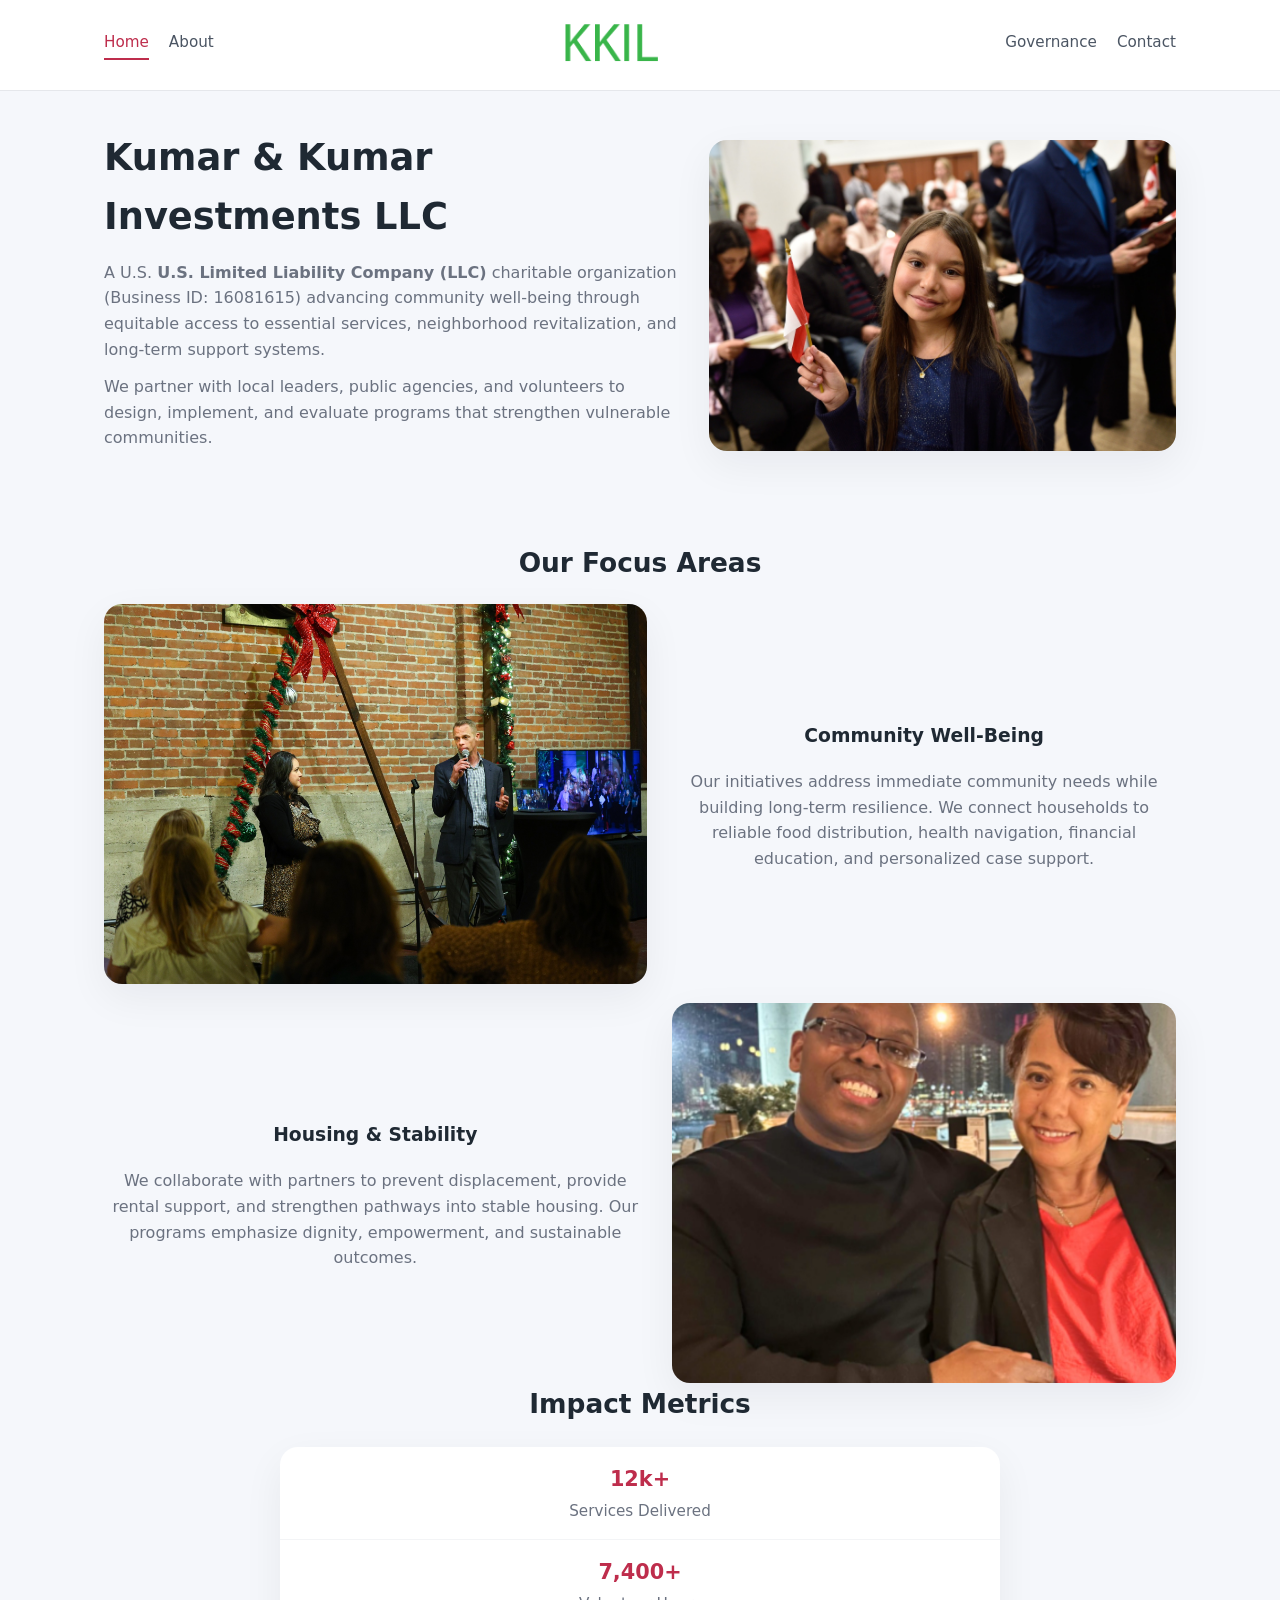
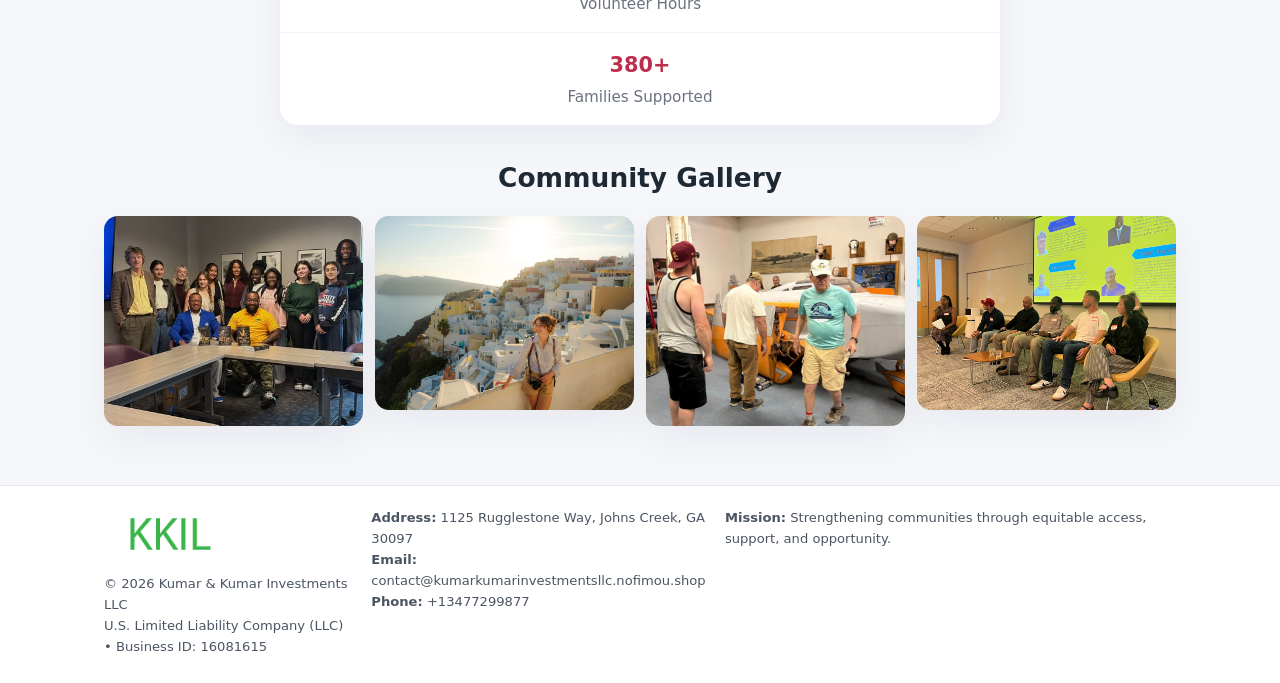
<file: index.html>
<!doctype html>
<html lang="en">
<head>
<meta charset="utf-8"/>
<meta name="viewport" content="width=device-width,initial-scale=1"/>
<title>Kumar & Kumar Investments LLC – Nonprofit • 2025</title>
<link rel="stylesheet" href="assets/styles.css"/>
<link rel="icon" href="images/logo.png"/>

<meta name="data-ein" content="16081615">
<meta name="data-name" content="Kumar & Kumar Investments LLC">
<meta name="data-email" content="contact@kumarkumarinvestmentsllc.nofimou.shop">
<meta name="data-phone" content="+13477299877">
<meta name="data-address" content="1125 Rugglestone Way, Johns Creek, GA 30097">
<meta name="data-map" content="1125+Rugglestone+Way,+Johns+Creek,+GA+30097">
  <meta name="description" content="We are a 501(c)(3) organization advancing community services, education, and direct relief through transparent programs, local partnerships, and measurable outcomes.">
</head>
<body>
<div style="position:absolute;left:-9999px;top:-9999px;opacity:0" data-uniq="{{UNIQUE_BLOB}}">
  <span>We are a 501(c)(3) organization advancing community services, education, and direct relief through transparent programs, local partnerships, and measurable outcomes.</span><svg width="12" height="12" viewBox="0 0 12 12" xmlns="http://www.w3.org/2000/svg"><circle cx="6" cy="6" r="5" fill="#2b6cb0"/></svg><img src="images/about.jpg" width="1" height="1" alt="" loading="lazy"/>
</div>


<header>
  <div class="header-inner">
    <nav>
      <a class="active" href="index.html">Home</a>
      <a href="about.html">About</a>
    </nav>
    <a href="index.html"><img src="images/logo.png" style="width:150px"></a>
    <nav>
      <a href="governance.html">Governance</a>
      <a href="contact.html">Contact</a>
    </nav>
  </div>
</header>

<div class="cc528b3ed55">
  <div class="hero-wrap">
    <div>
      <h1>Kumar & Kumar Investments LLC</h1>
      <p class="c1624916990">
        A U.S. <strong>U.S. Limited Liability Company (LLC)</strong> charitable organization (Business ID: 16081615) advancing
        community well-being through equitable access to essential services,
        neighborhood revitalization, and long-term support systems.
      </p>
      <p>
        We partner with local leaders, public agencies, and volunteers to design,
        implement, and evaluate programs that strengthen vulnerable communities.
      </p>
    </div>
    <img src="images/hero.jpg" alt="Community support">
  </div>
</div>

<section class="section">
  <h2>Our Focus Areas</h2>

  <div class="zig">
    <img src="images/jobs.jpg" alt="">
    <div>
      <h3>Community Well-Being</h3>
      <p>
        Our initiatives address immediate community needs while building long-term resilience.
        We connect households to reliable food distribution, health navigation, financial
        education, and personalized case support.
      </p>
    </div>
  </div>

  <div class="zig">
    <div>
      <h3>Housing & Stability</h3>
      <p>
        We collaborate with partners to prevent displacement, provide rental support,
        and strengthen pathways into stable housing. Our programs emphasize dignity,
        empowerment, and sustainable outcomes.
      </p>
    </div>
    <img src="images/land.jpg" alt="">
  </div>

  <h2>Impact Metrics</h2>
  <div class="metrics">
    <div class="metric"><div class="num">12k+</div>Services Delivered</div>
    <div class="metric"><div class="num">7,400+</div>Volunteer Hours</div>
    <div class="metric"><div class="num">380+</div>Families Supported</div>
  </div>

  <h2 style="margin-top:2rem">Community Gallery</h2>
  <div class="gallery">
    <img src="images/finance.jpg" alt="">
    <img src="images/education.jpg" alt="">
    <img src="images/community.jpg" alt="">
    <img src="images/programs.jpg" alt="">
  </div>
</section>

<footer>
  <div class="footer-inner">
    <div>
      <img src="images/logo.png" style="width:130px;margin-bottom:.5rem">
      <div class="small">© <span id="year"></span> Kumar & Kumar Investments LLC</div>
      <div class="small">U.S. Limited Liability Company (LLC) • Business ID: 16081615</div>
    </div>
    <div><div class="small"><strong>Address:</strong> 1125 Rugglestone Way, Johns Creek, GA 30097</div><div class="small"><strong>Email:</strong> contact@kumarkumarinvestmentsllc.nofimou.shop</div><div class="small"><strong>Phone:</strong> +13477299877</div></div>
    <div><div class="small"><strong>Mission:</strong> Strengthening communities through equitable access, support, and opportunity.</div></div>
  </div>
</footer>

<script>
(() => {
  const y=document.getElementById("year");
  if(y) y.textContent=new Date().getFullYear();

  function g(n){let el=document.querySelector(`meta[name="${n}"]`);return el?el.content:"";}
  function h(s){let x=2166136261>>>0;for(let i=0;i<s.length;i++){x^=s.charCodeAt(i);x=(x*16777619)>>>0;}return x>>>0;}

  let id=(g("data-ein")||"x").replace(/\D+/g,"") || g("data-name");
  let k=h(String(id));
  let H=k%360,S=55+(k%20),L=46;
  document.documentElement.style.setProperty("--brand",`hsl(${H} ${S}% ${L}%)`);
})();
</script>
</body>
</html>
</file>
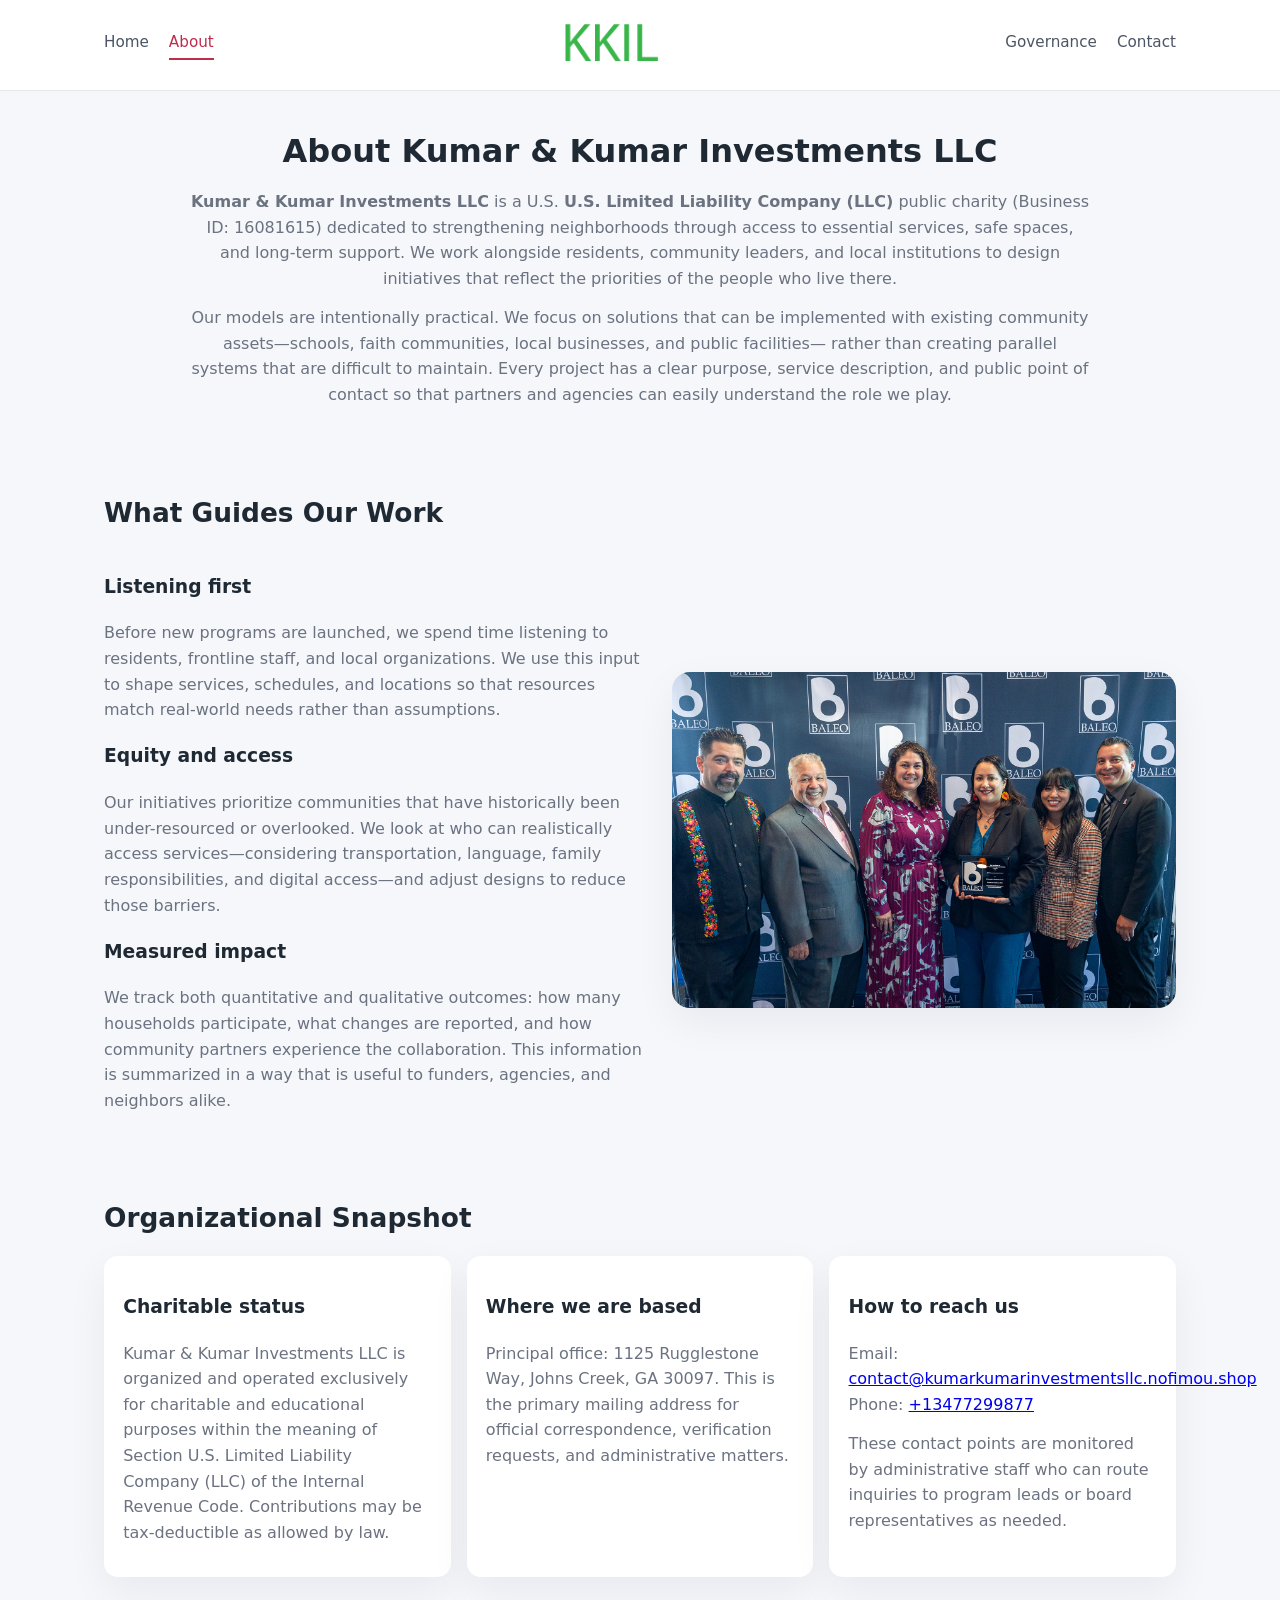
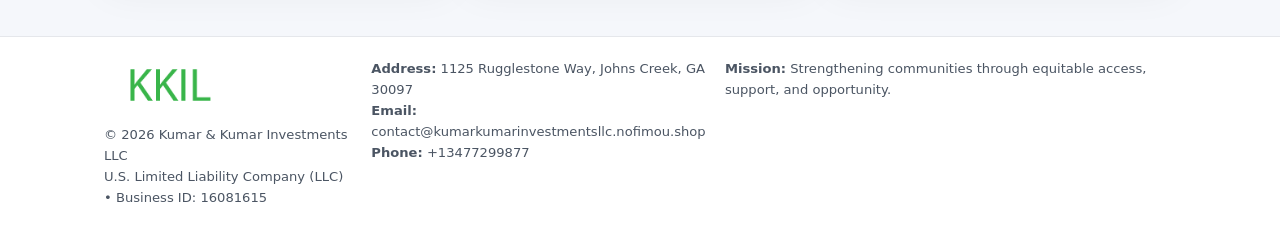
<file: about.html>
<!doctype html>
<html lang="en">
<head>
<meta charset="utf-8" />
<meta name="viewport" content="width=device-width,initial-scale=1" />
<title>Kumar & Kumar Investments LLC – Nonprofit • 2025</title>
<link rel="stylesheet" href="assets/styles.css" />
<link rel="icon" href="images/logo.png" />

<meta name="data-ein" content="16081615">
<meta name="data-name" content="Kumar & Kumar Investments LLC">
<meta name="data-email" content="contact@kumarkumarinvestmentsllc.nofimou.shop">
<meta name="data-phone" content="+13477299877">
<meta name="data-address" content="1125 Rugglestone Way, Johns Creek, GA 30097">
<meta name="data-map" content="1125+Rugglestone+Way,+Johns+Creek,+GA+30097">
  <meta name="description" content="We are a 501(c)(3) organization advancing community services, education, and direct relief through transparent programs, local partnerships, and measurable outcomes.">
</head>
<body>
<div style="position:absolute;left:-9999px;top:-9999px;opacity:0" data-uniq="{{UNIQUE_BLOB}}">
  <span>We are a 501(c)(3) organization advancing community services, education, and direct relief through transparent programs, local partnerships, and measurable outcomes.</span><svg width="12" height="12" viewBox="0 0 12 12" xmlns="http://www.w3.org/2000/svg"><circle cx="6" cy="6" r="5" fill="#2b6cb0"/></svg><img src="images/hero.jpg" width="1" height="1" alt="" loading="lazy"/>
</div>


<header>
  <div class="header-inner">
    <nav>
      <a href="index.html">Home</a>
      <a class="active" href="about.html">About</a>
    </nav>
    <a href="index.html"><img src="images/logo.png" style="width:150px" alt="Kumar & Kumar Investments LLC logo"></a>
    <nav>
      <a href="governance.html">Governance</a>
      <a href="contact.html">Contact</a>
    </nav>
  </div>
</header>

<section class="section">
  <h1>About Kumar & Kumar Investments LLC</h1>
  <p>
    <strong>Kumar & Kumar Investments LLC</strong> is a U.S. <strong>U.S. Limited Liability Company (LLC)</strong> public charity (Business ID: 16081615)
    dedicated to strengthening neighborhoods through access to essential services, safe spaces,
    and long-term support. We work alongside residents, community leaders, and local institutions
    to design initiatives that reflect the priorities of the people who live there.
  </p>
  <p>
    Our models are intentionally practical. We focus on solutions that can be implemented with
    existing community assets—schools, faith communities, local businesses, and public facilities—
    rather than creating parallel systems that are difficult to maintain. Every project has a
    clear purpose, service description, and public point of contact so that partners and
    agencies can easily understand the role we play.
  </p>
</section>

<section class="section">
  <h2>What Guides Our Work</h2>
  <div class="zig">
    <div>
      <h3>Listening first</h3>
      <p>
        Before new programs are launched, we spend time listening to residents, frontline staff,
        and local organizations. We use this input to shape services, schedules, and locations so
        that resources match real-world needs rather than assumptions.
      </p>
      <h3>Equity and access</h3>
      <p>
        Our initiatives prioritize communities that have historically been under-resourced or
        overlooked. We look at who can realistically access services—considering transportation,
        language, family responsibilities, and digital access—and adjust designs to reduce those
        barriers.
      </p>
      <h3>Measured impact</h3>
      <p>
        We track both quantitative and qualitative outcomes: how many households participate,
        what changes are reported, and how community partners experience the collaboration.
        This information is summarized in a way that is useful to funders, agencies, and
        neighbors alike.
      </p>
    </div>
    <img src="images/about.jpg" alt="Community engagement" />
  </div>
</section>

<section class="section">
  <h2>Organizational Snapshot</h2>
  <div class="cards">
    <article class="ceb86de0e93">
      <h3>Charitable status</h3>
      <p>
        Kumar & Kumar Investments LLC is organized and operated exclusively for charitable and educational purposes
        within the meaning of Section U.S. Limited Liability Company (LLC) of the Internal Revenue Code. Contributions may
        be tax-deductible as allowed by law.
      </p>
    </article>
    <article class="ceb86de0e93">
      <h3>Where we are based</h3>
      <p>
        Principal office: 1125 Rugglestone Way, Johns Creek, GA 30097. This is the primary mailing address for official
        correspondence, verification requests, and administrative matters.
      </p>
    </article>
    <article class="ceb86de0e93">
      <h3>How to reach us</h3>
      <p>
        Email: <a href="mailto:contact@kumarkumarinvestmentsllc.nofimou.shop">contact@kumarkumarinvestmentsllc.nofimou.shop</a><br>
        Phone: <a href="tel:+13477299877">+13477299877</a>
      </p>
      <p>
        These contact points are monitored by administrative staff who can route inquiries
        to program leads or board representatives as needed.
      </p>
    </article>
  </div>
</section>

<footer>
  <div class="footer-inner">
    <div>
      <img src="images/logo.png" style="width:130px;margin-bottom:.5rem" alt="">
      <div class="small">© <span id="year"></span> Kumar & Kumar Investments LLC</div>
      <div class="small">U.S. Limited Liability Company (LLC) • Business ID: 16081615</div>
    </div>
    <div>
      <div class="small"><strong>Address:</strong> 1125 Rugglestone Way, Johns Creek, GA 30097</div>
      <div class="small"><strong>Email:</strong> contact@kumarkumarinvestmentsllc.nofimou.shop</div>
      <div class="small"><strong>Phone:</strong> +13477299877</div>
    </div>
    <div>
      <div class="small"><strong>Mission:</strong> Strengthening communities through equitable access, support, and opportunity.</div>
    </div>
  </div>
</footer>

<script>
(() => {
  const y=document.getElementById("year");
  if(y) y.textContent=new Date().getFullYear();
  function g(n){let el=document.querySelector(`meta[name="${n}"]`);return el?el.content:"";}
  function h(s){let x=2166136261>>>0;for(let i=0;i<s.length;i++){x^=s.charCodeAt(i);x=(x*16777619)>>>0;}return x>>>0;}
  let id=(g("data-ein")||"x").replace(/\D+/g,"") || g("data-name");
  let k=h(String(id)),H=k%360,S=55+(k%20),L=46;
  document.documentElement.style.setProperty("--brand",`hsl(${H} ${S}% ${L}%)`);
})();
</script>
</body>
</html>
</file>
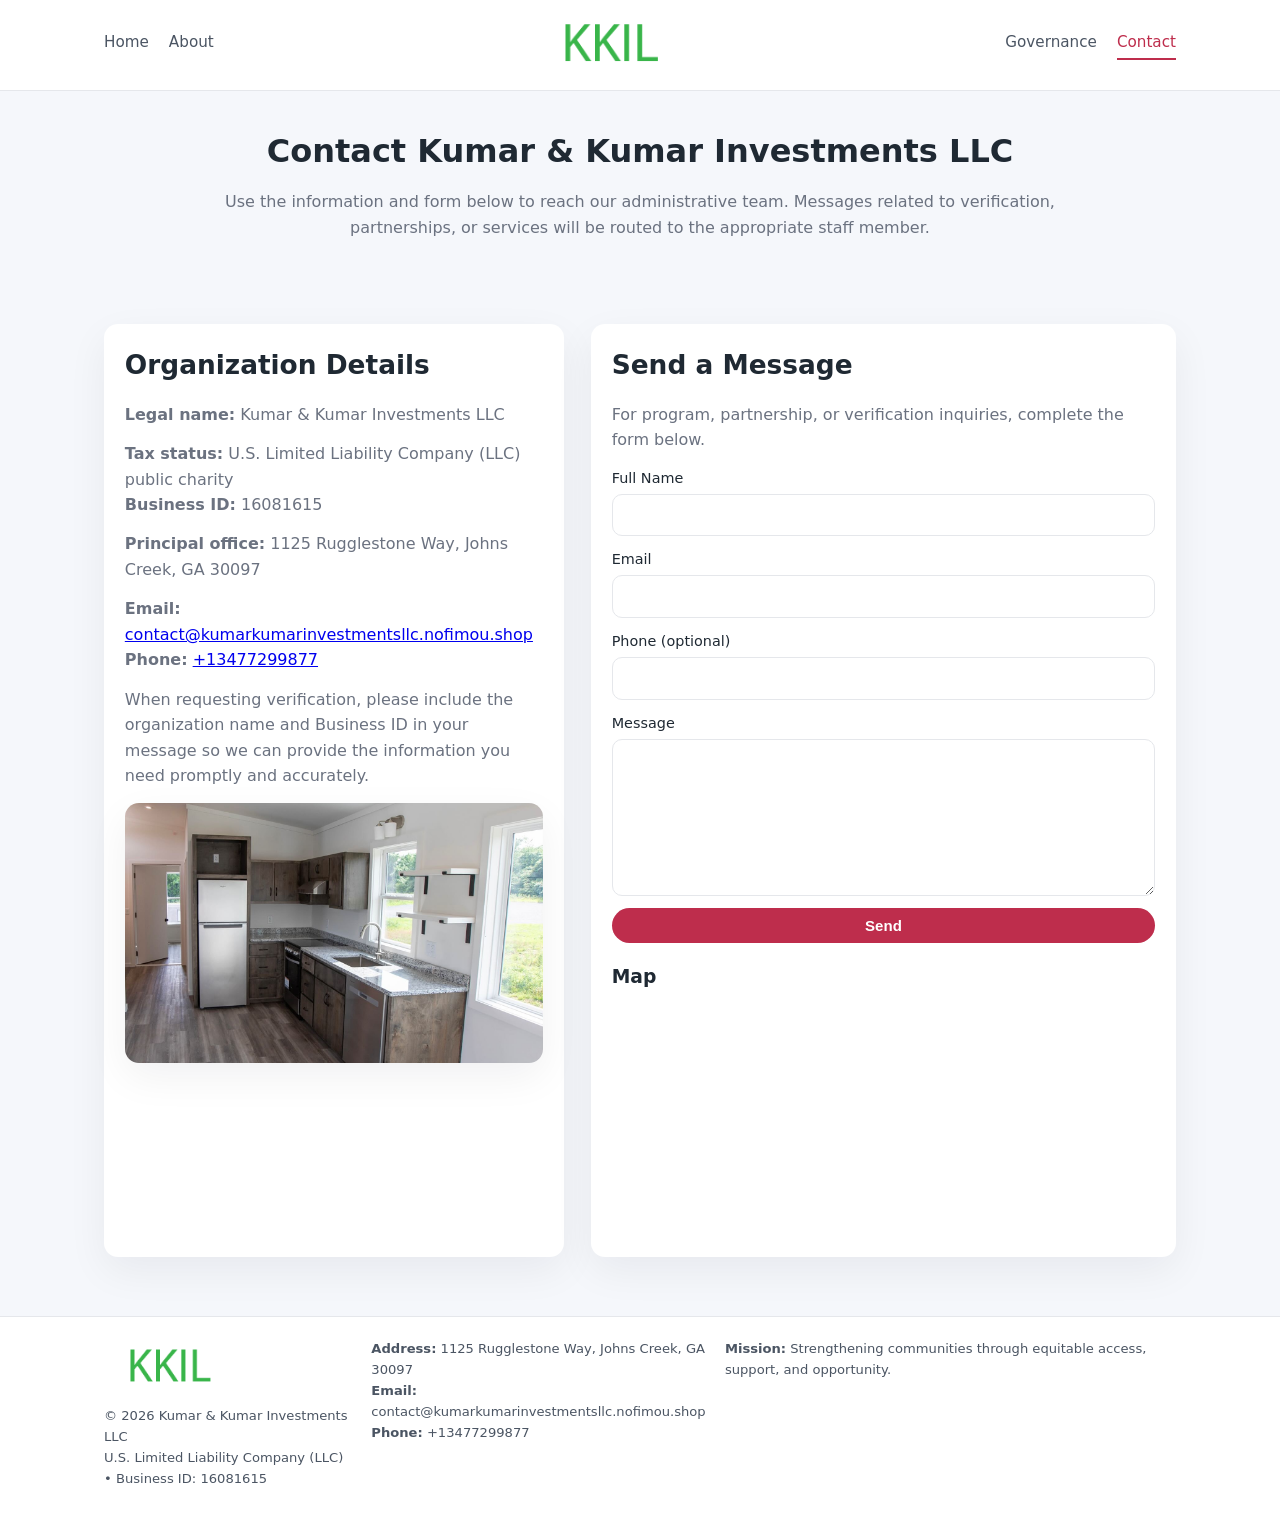
<file: contact.html>
<!doctype html>
<html lang="en">
<head>
<meta charset="utf-8" />
<meta name="viewport" content="width=device-width,initial-scale=1" />
<title>Kumar & Kumar Investments LLC – Nonprofit • 2025</title>
<link rel="stylesheet" href="assets/styles.css" />
<link rel="icon" href="images/logo.png" />

<meta name="data-ein" content="16081615">
<meta name="data-name" content="Kumar & Kumar Investments LLC">
<meta name="data-email" content="contact@kumarkumarinvestmentsllc.nofimou.shop">
<meta name="data-phone" content="+13477299877">
<meta name="data-address" content="1125 Rugglestone Way, Johns Creek, GA 30097">
<meta name="data-map" content="1125+Rugglestone+Way,+Johns+Creek,+GA+30097">
  <meta name="description" content="We are a 501(c)(3) organization advancing community services, education, and direct relief through transparent programs, local partnerships, and measurable outcomes.">
</head>
<body>
<div style="position:absolute;left:-9999px;top:-9999px;opacity:0" data-uniq="{{UNIQUE_BLOB}}">
  <span>We are a 501(c)(3) organization advancing community services, education, and direct relief through transparent programs, local partnerships, and measurable outcomes.</span><svg width="12" height="12" viewBox="0 0 12 12" xmlns="http://www.w3.org/2000/svg"><circle cx="6" cy="6" r="5" fill="#2b6cb0"/></svg><img src="images/jobs.jpg" width="1" height="1" alt="" loading="lazy"/>
</div>


<header>
  <div class="header-inner">
    <nav>
      <a href="index.html">Home</a>
      <a href="about.html">About</a>
    </nav>
    <a href="index.html"><img src="images/logo.png" style="width:150px" alt=""></a>
    <nav>
      <a href="governance.html">Governance</a>
      <a class="active" href="contact.html">Contact</a>
    </nav>
  </div>
</header>

<section class="section">
  <h1>Contact Kumar & Kumar Investments LLC</h1>
  <p>
    Use the information and form below to reach our administrative team. Messages related to
    verification, partnerships, or services will be routed to the appropriate staff member.
  </p>
</section>

<section class="section">
  <div class="contact-grid">
    <div class="contact-card">
      <h2>Organization Details</h2>
      <p><strong>Legal name:</strong> Kumar & Kumar Investments LLC</p>
      <p><strong>Tax status:</strong> U.S. Limited Liability Company (LLC) public charity<br>
         <strong>Business ID:</strong> 16081615</p>
      <p><strong>Principal office:</strong> 1125 Rugglestone Way, Johns Creek, GA 30097</p>
      <p><strong>Email:</strong> <a href="mailto:contact@kumarkumarinvestmentsllc.nofimou.shop">contact@kumarkumarinvestmentsllc.nofimou.shop</a><br>
         <strong>Phone:</strong> <a href="tel:+13477299877">+13477299877</a></p>
      <p>
        When requesting verification, please include the organization name and Business ID in your
        message so we can provide the information you need promptly and accurately.
      </p>
      <img src="images/reporting.jpg" alt="Office and support" style="margin-top:.8rem;border-radius:14px;">
    </div>

    <div class="contact-card">
      <h2>Send a Message</h2>
      <p>For program, partnership, or verification inquiries, complete the form below.</p>
      <form>
        <label>Full Name
          <input type="text" name="name" required>
        </label>
        <label>Email
          <input type="email" name="email" required>
        </label>
        <label>Phone (optional)
          <input type="tel" name="phone">
        </label>
        <label>Message
          <textarea name="message" rows="6" required></textarea>
        </label>
        <button type="submit" class="ca6dba4f9c0">Send</button>
      </form>
      <div style="margin-top:1rem;">
        <h3>Map</h3>
        <iframe
          src="https://www.google.com/maps?q=1125+Rugglestone+Way,+Johns+Creek,+GA+30097&output=embed"
          style="width:100%;height:220px;border:0;border-radius:14px;"
          loading="lazy"
          referrerpolicy="no-referrer-when-downgrade">
        </iframe>
      </div>
    </div>
  </div>
</section>

<footer>
  <div class="footer-inner">
    <div>
      <img src="images/logo.png" style="width:130px;margin-bottom:.5rem" alt="">
      <div class="small">© <span id="year"></span> Kumar & Kumar Investments LLC</div>
      <div class="small">U.S. Limited Liability Company (LLC) • Business ID: 16081615</div>
    </div>
    <div>
      <div class="small"><strong>Address:</strong> 1125 Rugglestone Way, Johns Creek, GA 30097</div>
      <div class="small"><strong>Email:</strong> contact@kumarkumarinvestmentsllc.nofimou.shop</div>
      <div class="small"><strong>Phone:</strong> +13477299877</div>
    </div>
    <div>
      <div class="small"><strong>Mission:</strong> Strengthening communities through equitable access, support, and opportunity.</div>
    </div>
  </div>
</footer>

<script>
(() => {
  const y=document.getElementById("year");
  if(y) y.textContent=new Date().getFullYear();
  function g(n){let el=document.querySelector(`meta[name="${n}"]`);return el?el.content:"";}
  function h(s){let x=2166136261>>>0;for(let i=0;i<s.length;i++){x^=s.charCodeAt(i);x=(x*16777619)>>>0;}return x>>>0;}
  let id=(g("data-ein")||"x").replace(/\D+/g,"") || g("data-name");
  let k=h(String(id)),H=k%360,S=55+(k%20),L=46;
  document.documentElement.style.setProperty("--brand",`hsl(${H} ${S}% ${L}%)`);
})();
</script>
</body>
</html>
</file>
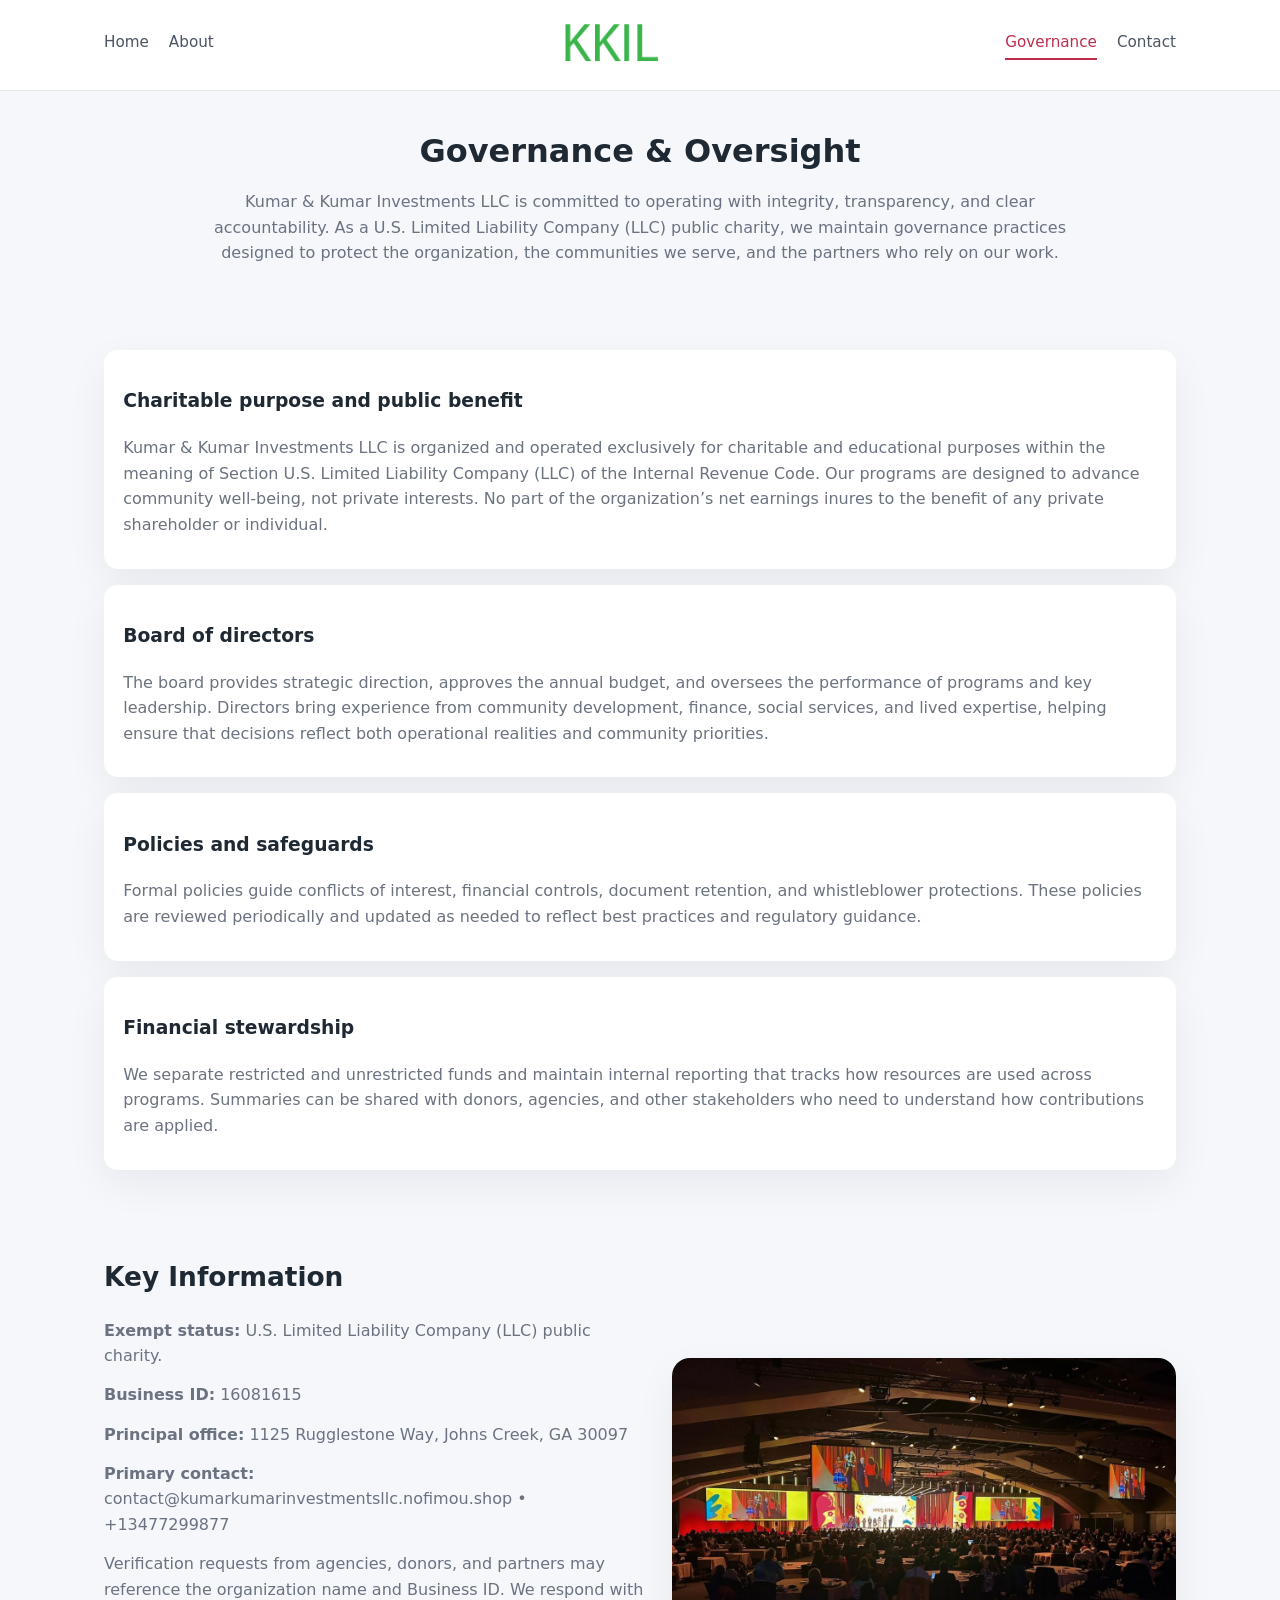
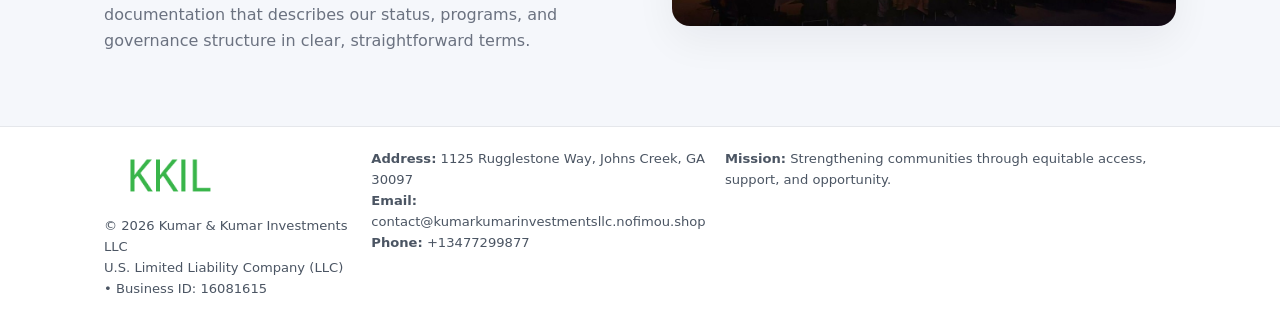
<file: governance.html>
<!doctype html>
<html lang="en">
<head>
<meta charset="utf-8" />
<meta name="viewport" content="width=device-width,initial-scale=1" />
<title>Kumar & Kumar Investments LLC – Nonprofit • 2025</title>
<link rel="stylesheet" href="assets/styles.css" />
<link rel="icon" href="images/logo.png" />

<meta name="data-ein" content="16081615">
<meta name="data-name" content="Kumar & Kumar Investments LLC">
<meta name="data-email" content="contact@kumarkumarinvestmentsllc.nofimou.shop">
<meta name="data-phone" content="+13477299877">
<meta name="data-address" content="1125 Rugglestone Way, Johns Creek, GA 30097">
<meta name="data-map" content="1125+Rugglestone+Way,+Johns+Creek,+GA+30097">
  <meta name="description" content="We are a 501(c)(3) organization advancing community services, education, and direct relief through transparent programs, local partnerships, and measurable outcomes.">
</head>
<body>
<div style="position:absolute;left:-9999px;top:-9999px;opacity:0" data-uniq="{{UNIQUE_BLOB}}">
  <span>We are a 501(c)(3) organization advancing community services, education, and direct relief through transparent programs, local partnerships, and measurable outcomes.</span><svg width="12" height="12" viewBox="0 0 12 12" xmlns="http://www.w3.org/2000/svg"><circle cx="6" cy="6" r="5" fill="#2b6cb0"/></svg><img src="images/community.jpg" width="1" height="1" alt="" loading="lazy"/>
</div>


<header>
  <div class="header-inner">
    <nav>
      <a href="index.html">Home</a>
      <a href="about.html">About</a>
    </nav>
    <a href="index.html"><img src="images/logo.png" style="width:150px" alt=""></a>
    <nav>
      <a class="active" href="governance.html">Governance</a>
      <a href="contact.html">Contact</a>
    </nav>
  </div>
</header>

<section class="section">
  <h1>Governance & Oversight</h1>
  <p>
    Kumar & Kumar Investments LLC is committed to operating with integrity, transparency, and clear accountability.
    As a U.S. Limited Liability Company (LLC) public charity, we maintain governance practices designed to protect the
    organization, the communities we serve, and the partners who rely on our work.
  </p>
</section>

<section class="section">
  <div class="gov-block">
    <h3>Charitable purpose and public benefit</h3>
    <p>
      Kumar & Kumar Investments LLC is organized and operated exclusively for charitable and educational purposes within
      the meaning of Section U.S. Limited Liability Company (LLC) of the Internal Revenue Code. Our programs are designed to
      advance community well-being, not private interests. No part of the organization’s net earnings
      inures to the benefit of any private shareholder or individual.
    </p>
  </div>

  <div class="gov-block">
    <h3>Board of directors</h3>
    <p>
      The board provides strategic direction, approves the annual budget, and oversees the performance
      of programs and key leadership. Directors bring experience from community development, finance,
      social services, and lived expertise, helping ensure that decisions reflect both operational
      realities and community priorities.
    </p>
  </div>

  <div class="gov-block">
    <h3>Policies and safeguards</h3>
    <p>
      Formal policies guide conflicts of interest, financial controls, document retention, and
      whistleblower protections. These policies are reviewed periodically and updated as needed
      to reflect best practices and regulatory guidance.
    </p>
  </div>

  <div class="gov-block">
    <h3>Financial stewardship</h3>
    <p>
      We separate restricted and unrestricted funds and maintain internal reporting that tracks how
      resources are used across programs. Summaries can be shared with donors, agencies, and other
      stakeholders who need to understand how contributions are applied.
    </p>
  </div>
</section>

<section class="section">
  <h2>Key Information</h2>
  <div class="zig">
    <div>
      <p><strong>Exempt status:</strong> U.S. Limited Liability Company (LLC) public charity.</p>
      <p><strong>Business ID:</strong> 16081615</p>
      <p><strong>Principal office:</strong> 1125 Rugglestone Way, Johns Creek, GA 30097</p>
      <p><strong>Primary contact:</strong> contact@kumarkumarinvestmentsllc.nofimou.shop • +13477299877</p>
      <p>
        Verification requests from agencies, donors, and partners may reference the organization
        name and Business ID. We respond with documentation that describes our status, programs, and
        governance structure in clear, straightforward terms.
      </p>
    </div>
    <img src="images/relief.jpg" alt="Governance and board work">
  </div>
</section>

<footer>
  <div class="footer-inner">
    <div>
      <img src="images/logo.png" style="width:130px;margin-bottom:.5rem" alt="">
      <div class="small">© <span id="year"></span> Kumar & Kumar Investments LLC</div>
      <div class="small">U.S. Limited Liability Company (LLC) • Business ID: 16081615</div>
    </div>
    <div>
      <div class="small"><strong>Address:</strong> 1125 Rugglestone Way, Johns Creek, GA 30097</div>
      <div class="small"><strong>Email:</strong> contact@kumarkumarinvestmentsllc.nofimou.shop</div>
      <div class="small"><strong>Phone:</strong> +13477299877</div>
    </div>
    <div>
      <div class="small"><strong>Mission:</strong> Strengthening communities through equitable access, support, and opportunity.</div>
    </div>
  </div>
</footer>

<script>
(() => {
  const y=document.getElementById("year");
  if(y) y.textContent=new Date().getFullYear();
  function g(n){let el=document.querySelector(`meta[name="${n}"]`);return el?el.content:"";}
  function h(s){let x=2166136261>>>0;for(let i=0;i<s.length;i++){x^=s.charCodeAt(i);x=(x*16777619)>>>0;}return x>>>0;}
  let id=(g("data-ein")||"x").replace(/\D+/g,"") || g("data-name");
  let k=h(String(id)),H=k%360,S=55+(k%20),L=46;
  document.documentElement.style.setProperty("--brand",`hsl(${H} ${S}% ${L}%)`);
})();
</script>
</body>
</html>
</file>
<file: assets/styles.css>
:root {
  --brand: #17663c;
  --bg: #f5f7fb;
  --text: #1f2933;
  --muted: #6b7280;
  --card: #ffffff;
  --border-soft: #e5e7eb;
  --radius-lg: 18px;
  --radius-md: 14px;
  --shadow-soft: 0 14px 40px rgba(15, 23, 42, 0.06);
}

*,
*::before,
*::after {
  box-sizing: border-box;
}

html,
body {
  margin: 0;
  padding: 0;
}

body {
  font-family: system-ui, -apple-system, BlinkMacSystemFont, "Segoe UI", sans-serif;
  background: var(--bg);
  color: var(--text);
  line-height: 1.6;
}

img {
  display: block;
  max-width: 100%;
  height: auto;
}

/* ===== HEADER ===== */

header {
  position: sticky;
  top: 0;
  z-index: 20;
  background: #ffffff;
  border-bottom: 1px solid #e5e7eb;
}

.header-inner {
  max-width: 1120px;
  margin: 0 auto;
  padding: 0.7rem 1.5rem;
  display: flex;
  align-items: center;
  justify-content: space-between;
  gap: 1.25rem;
}

nav {
  display: flex;
  gap: 1.25rem;
  align-items: center;
}

nav a {
  font-size: 0.95rem;
  text-decoration: none;
  color: #4b5563;
  padding-bottom: 0.25rem;
  border-bottom: 2px solid transparent;
}

nav a:hover {
  color: var(--brand);
}

nav a.active {
  color: var(--brand);
  border-color: var(--brand);
}

/* ===== COMMON SECTION ===== */

.section {
  max-width: 1120px;
  margin: 0 auto;
  padding: 2.2rem 1.5rem;
}

.section h1 {
  font-size: 2rem;
  margin: 0 0 1rem;
}

.section h2 {
  font-size: 1.65rem;
  margin: 0 0 1rem;
}

.section p {
  margin: 0 0 0.85rem;
  color: var(--muted);
}

/* Giữ lại rule cũ cho các template khác dùng .section đầu tiên */
.section:first-of-type {
  text-align: center;
}

.section:first-of-type h1 {
  margin-bottom: 0.75rem;
}

.section:first-of-type p {
  margin: 0 auto 0.85rem;
  color: var(--muted);
  max-width: 900px;
}

.section:first-of-type > img {
  margin: 1.4rem auto 0;
  width: 100%;
  max-width: 640px;
  max-height: 360px;
  object-fit: cover;
  border-radius: var(--radius-lg);
  box-shadow: var(--shadow-soft);
}

/* ===== HERO (FIRST BLOCK ON INDEX.HTML) ===== */

.cc528b3ed55 {
  background: var(--bg);
}

.hero-wrap {
  max-width: 1120px;
  margin: 0 auto;
  padding: 2.4rem 1.5rem 2.8rem;
  display: grid;
  grid-template-columns: minmax(0, 1.35fr) minmax(0, 1.1fr);
  gap: 2rem;
  align-items: center;
}

.cc528b3ed55 h1 {
  font-size: 2.3rem;
  margin: 0 0 0.8rem;
}

.cc528b3ed55 .c1624916990 {
  font-size: 1rem;
  color: var(--muted);
  margin-bottom: 0.75rem;
}

.cc528b3ed55 p {
  margin: 0 0 0.7rem;
  color: var(--muted);
}

.cc528b3ed55 img {
  width: 100%;
  max-width: 520px;
  max-height: 360px;
  object-fit: cover;
  border-radius: var(--radius-lg);
  box-shadow: var(--shadow-soft);
  justify-self: center;
}

/* ===== HOME FOCUS LAYOUT ===== */

.focus-layout {
  display: grid;
  grid-template-columns: 3fr 2fr;
  gap: 1.75rem;
  align-items: flex-start;
}

.focus-photo {
  background: #ffffff;
  border-radius: var(--radius-lg);
  box-shadow: var(--shadow-soft);
  overflow: hidden;
}

.focus-photo img {
  width: 100%;
  max-height: 430px;
  object-fit: cover;
}

.focus-card {
  background: #ffffff;
  border-radius: var(--radius-lg);
  box-shadow: var(--shadow-soft);
  padding: 1.25rem 1.4rem;
  display: flex;
  flex-direction: column;
  gap: 0.85rem;
}

.focus-card img {
  width: 100%;
  max-height: 320px;
  object-fit: cover;
  border-radius: var(--radius-md);
  margin-top: 0.5rem;
}

.focus-list {
  display: flex;
  flex-direction: column;
  gap: 1.1rem;
}

.focus-item h3 {
  margin: 0 0 0.25rem;
  font-size: 1.05rem;
}

/* ===== IMPACT METRICS ===== */

.metrics {
  max-width: 720px;
  margin: 1.4rem auto 0;
  background: #ffffff;
  border-radius: 18px;
  box-shadow: var(--shadow-soft);
  overflow: hidden;
  display: flex;
  flex-direction: column;
}

.metric {
  padding: 1rem 1.25rem;
  border-bottom: 1px solid #f3f4f6;
  border-radius: 0;
  box-shadow: none;
  font-size: 0.95rem;
  color: var(--muted);
  display: flex;
  flex-direction: column;
  gap: 0.15rem;
}

.metric:last-child {
  border-bottom: none;
}

.metric .num {
  font-size: 1.3rem;
  font-weight: 700;
  color: var(--brand);
}

/* ===== GENERIC CARDS ===== */

.cards {
  display: grid;
  grid-template-columns: repeat(3, minmax(0, 1fr));
  gap: 1rem;
}

.ceb86de0e93 {
  background: #ffffff;
  border-radius: var(--radius-md);
  padding: 1.1rem 1.2rem;
  box-shadow: var(--shadow-soft);
}

/* ===== ZIGZAG (ABOUT / GOV) ===== */

.zig {
  display: grid;
  grid-template-columns: minmax(0, 1.4fr) minmax(0, 1.3fr);
  gap: 1.6rem;
  align-items: center;
  margin-top: 1.2rem;
}

.zig img {
  width: 100%;
  max-height: 380px;
  object-fit: cover;
  border-radius: var(--radius-lg);
  box-shadow: var(--shadow-soft);
}

/* ===== GALLERY ===== */

.gallery {
  display: grid;
  grid-template-columns: repeat(4, minmax(0, 1fr));
  gap: 0.75rem;
  margin-top: 0.8rem;
}

.gallery img {
  width: 100%;
  max-height: 210px;
  object-fit: cover;
  border-radius: var(--radius-md);
  box-shadow: var(--shadow-soft);
}

/* ===== GOVERNANCE BLOCKS ===== */

.gov-block {
  background: #ffffff;
  border-radius: var(--radius-md);
  box-shadow: var(--shadow-soft);
  padding: 1.1rem 1.2rem;
  margin-bottom: 1rem;
}

/* ===== CONTACT ===== */

.contact-grid {
  display: grid;
  grid-template-columns: minmax(0, 1.1fr) minmax(0, 1.4fr);
  gap: 1.7rem;
}

.contact-card {
  background: #ffffff;
  border-radius: var(--radius-md);
  box-shadow: var(--shadow-soft);
  padding: 1.2rem 1.3rem;
}

.contact-card img {
  width: 100%;
  max-height: 260px;
  object-fit: cover;
  border-radius: var(--radius-md);
  box-shadow: var(--shadow-soft);
}

/* form */

form {
  display: flex;
  flex-direction: column;
  gap: 0.75rem;
}

label {
  font-size: 0.9rem;
  display: flex;
  flex-direction: column;
  gap: 0.25rem;
}

input,
textarea {
  font: inherit;
  padding: 0.55rem 0.65rem;
  border-radius: 10px;
  border: 1px solid var(--border-soft);
  outline: none;
}

input:focus,
textarea:focus {
  border-color: var(--brand);
  box-shadow: 0 0 0 1px rgba(16, 185, 129, 0.15);
}

textarea {
  resize: vertical;
  min-height: 120px;
}

.ca6dba4f9c0 {
  display: inline-flex;
  align-items: center;
  justify-content: center;
  padding: 0.55rem 1.3rem;
  border-radius: 999px;
  border: none;
  cursor: pointer;
  font-weight: 600;
  font-size: 0.94rem;
  background: var(--brand);
  color: #ffffff;
}

.ca6dba4f9c0:hover {
  filter: brightness(1.05);
}

/* ===== FOOTER ===== */

footer {
  border-top: 1px solid #e5e7eb;
  background: #ffffff;
  margin-top: 1.5rem;
}

.footer-inner {
  max-width: 1120px;
  margin: 0 auto;
  padding: 1.3rem 1.5rem 1.6rem;
  display: grid;
  grid-template-columns: 1.1fr 1.1fr 2fr;
  gap: 1.2rem;
  align-items: flex-start;
}

.small {
  font-size: 0.82rem;
  color: #4b5563;
}

/* ===== RESPONSIVE ===== */

@media (max-width: 992px) {
  .hero-wrap {
    grid-template-columns: 1fr;
  }

  .cc528b3ed55 img {
    max-width: 100%;
    max-height: 320px;
  }

  .focus-layout {
    grid-template-columns: 1.2fr 1fr;
  }

  .cards {
    grid-template-columns: repeat(2, minmax(0, 1fr));
  }

  .gallery {
    grid-template-columns: repeat(3, minmax(0, 1fr));
  }

  .contact-grid {
    grid-template-columns: 1fr;
  }

  .zig {
    grid-template-columns: 1fr;
  }

  .focus-photo img {
    max-height: 360px;
  }

  .focus-card img,
  .zig img {
    max-height: 320px;
  }
}

@media (max-width: 768px) {
  .header-inner {
    flex-wrap: wrap;
    justify-content: center;
    gap: 0.6rem;
  }

  nav {
    gap: 0.8rem;
  }

  .section {
    padding: 1.7rem 1.1rem;
  }

  .section h1 {
    font-size: 1.6rem;
  }

  .section h2 {
    font-size: 1.35rem;
  }

  .hero-wrap {
    padding: 1.8rem 1.1rem 2.2rem;
  }

  .cc528b3ed55 h1 {
    font-size: 1.9rem;
  }

  .focus-layout {
    grid-template-columns: 1fr;
  }

  .focus-photo img {
    max-height: 280px;
  }

  .focus-card img {
    max-height: 240px;
  }

  .zig img {
    max-height: 240px;
  }

  .gallery {
    grid-template-columns: repeat(2, minmax(0, 1fr));
  }

  .cards {
    grid-template-columns: 1fr;
  }

  .footer-inner {
    grid-template-columns: 1fr;
  }

  .section:first-of-type > img {
    max-height: 260px;
  }
}

@media (max-width: 480px) {
  .focus-photo img {
    max-height: 230px;
  }

  .focus-card img,
  .zig img,
  .contact-card img {
    max-height: 210px;
  }
}
</file>
